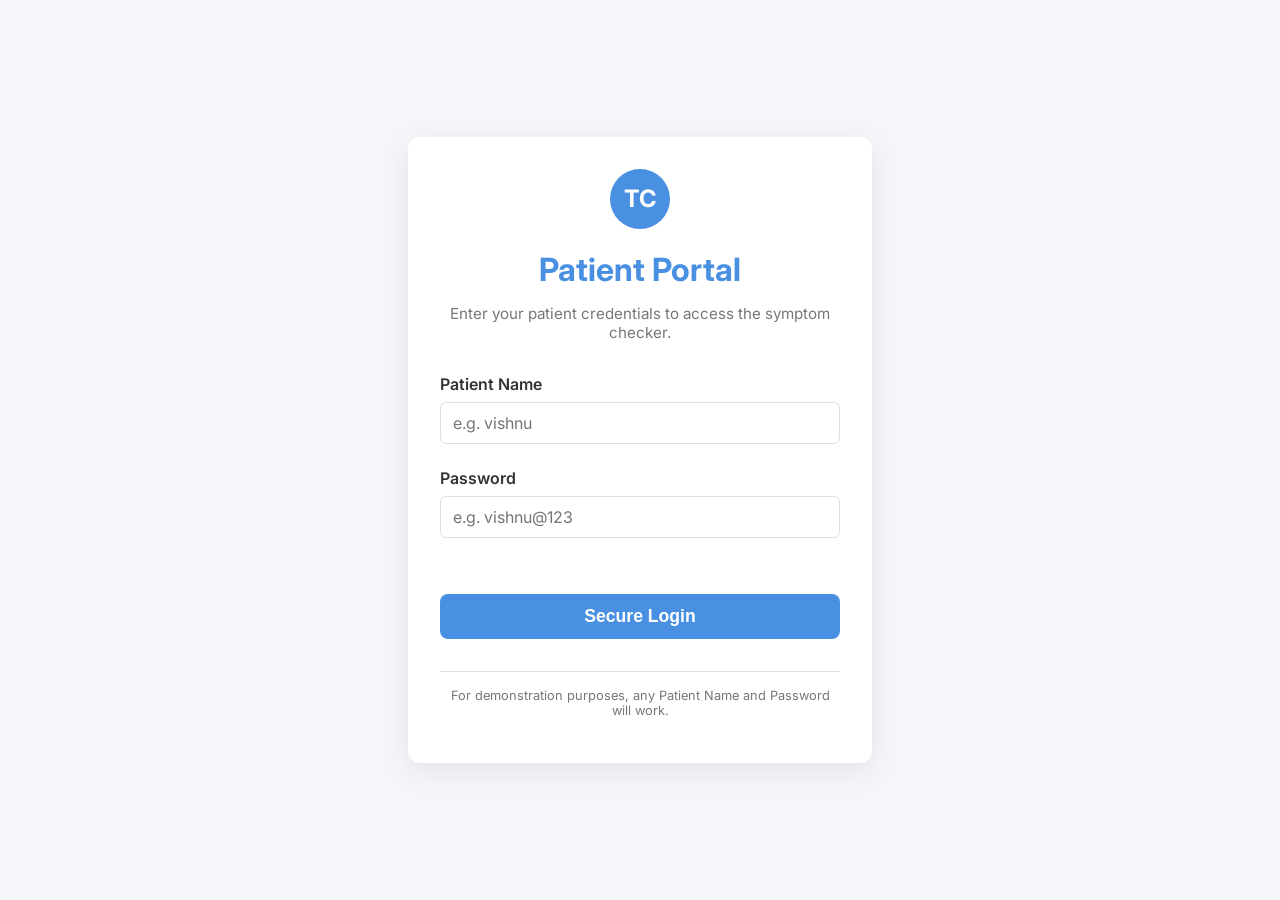
<file: symptom_checker/index.html>
<!DOCTYPE html>
<html lang="en">

<head>
    <meta charset="UTF-8">
    <meta name="viewport" content="width=device-width, initial-scale=1.0">
    <title>Thyroid Symptom Checker</title>
    <link href="https://fonts.googleapis.com/css2?family=Inter:wght@300;400;600;700&display=swap" rel="stylesheet">
    <link rel="stylesheet" href="styles.css">
</head>

<body>
    <div class="container">
        <header>
            <div style="display: flex; justify-content: space-between; align-items: center;">
                <h1>Thyroid Symptom Checker</h1>
                <div id="patient-info"
                    style="text-align: right; font-weight: 600; font-size: 0.9rem; color: var(--primary-color);">
                    <span id="patient-name-display"></span><br>
                    <a href="#" id="logout-link"
                        style="font-size: 0.8rem; color: var(--text-muted); text-decoration: none;">Logout</a>
                </div>
            </div>
            <p style="text-align: left; margin-top: 1rem;">Select the symptoms you are experiencing to determine the
                potential severity and type of thyroid condition.</p>
        </header>

        <main>
            <div class="symptom-section">
                <h2>Select Symptoms</h2>
                <div class="checkbox-group">
                    <label class="custom-checkbox">
                        <input type="checkbox" id="fatigue" value="general-2">
                        <span class="checkmark"></span> Fatigue
                    </label>
                    <label class="custom-checkbox">
                        <input type="checkbox" id="hair-loss" value="general-1">
                        <span class="checkmark"></span> Hair Loss
                    </label>
                    <label class="custom-checkbox">
                        <input type="checkbox" id="mood-changes" value="general-1">
                        <span class="checkmark"></span> Mood Changes
                    </label>
                    <label class="custom-checkbox">
                        <input type="checkbox" id="skin-changes" value="general-1">
                        <span class="checkmark"></span> Dry/Oily Skin
                    </label>
                    <label class="custom-checkbox">
                        <input type="checkbox" id="weight-change" value="general-2">
                        <span class="checkmark"></span> Weight Change
                    </label>
                    <label class="custom-checkbox">
                        <input type="checkbox" id="temp-intolerance" value="general-2">
                        <span class="checkmark"></span> Heat/Cold Intolerance
                    </label>
                    <label class="custom-checkbox">
                        <input type="checkbox" id="heart-rate" value="general-3">
                        <span class="checkmark"></span> Fast/Slow Heart Rate
                    </label>
                </div>
                <div class="checkbox-group" style="margin-top: 10px;">
                    <label class="custom-checkbox">
                        <input type="checkbox" id="neck-swelling" value="general-3">
                        <span class="checkmark"></span> Swelling in Neck / Goiter
                    </label>
                    <label class="custom-checkbox">
                        <input type="checkbox" id="muscle-weakness" value="general-2">
                        <span class="checkmark"></span> Muscle Weakness / Joint Pain
                    </label>
                    <label class="custom-checkbox">
                        <input type="checkbox" id="bowel-changes" value="general-1">
                        <span class="checkmark"></span> Change in Bowel Habits
                    </label>
                    <label class="custom-checkbox">
                        <input type="checkbox" id="brain-fog" value="general-1">
                        <span class="checkmark"></span> Memory Problems / Brain Fog
                    </label>
                </div>
                <button id="next-btn" class="secondary-btn" style="margin-top: 1.5rem; width: 100%;" disabled>Select
                    Symptoms</button>
            </div>

            <div id="additional-info-section" class="symptom-section hidden">
                <h2>Additional Information</h2>

                <div class="form-group">
                    <label for="duration">Duration of Symptoms</label>
                    <select id="duration" class="custom-select" required>
                        <option value="" disabled selected>Select duration...</option>
                        <option value="1">Less than 1 week</option>
                        <option value="2">1-2 weeks</option>
                        <option value="3">1-4 weeks</option>
                        <option value="4">1 month or more</option>
                    </select>
                </div>

                <div class="form-group">
                    <label for="overall-severity">Severity</label>
                    <select id="overall-severity" class="custom-select" required>
                        <option value="" disabled selected>Select severity...</option>
                        <option value="1">Mild</option>
                        <option value="2">Moderate</option>
                        <option value="3">Severe</option>
                    </select>
                </div>

                <div class="form-group">
                    <label for="food-cravings">Foods you want to eat (Optional)</label>
                    <input type="text" id="food-cravings" placeholder="e.g. Salty foods, sweets, carbs...">
                    <small style="color: var(--text-muted); font-size: 0.8rem;">Changes in appetite or specific cravings
                        can sometimes relate to thyroid conditions.</small>
                </div>
            </div>

            <button id="check-btn" class="primary-btn hidden">Analyze Symptoms</button>

            <div id="result-container" class="result-container hidden">
                <h3>Analysis Result</h3>
                <div id="severity-badge" class="severity-badge"></div>
                <p id="condition-text" class="condition-text"></p>
                <div id="warning-text" class="warning-text"></div>

                <div id="recommendations-container" class="recommendations-container hidden"
                    style="text-align: left; margin-top: 1.5rem; border-top: 1px solid var(--border-color); padding-top: 1.5rem;">
                    <h4>Recommendations</h4>

                    <div class="rec-section">
                        <h5>Diet Plan</h5>
                        <p id="diet-text"></p>
                    </div>

                    <div class="rec-section">
                        <h5>Precautions</h5>
                        <p id="precautions-text"></p>
                    </div>

                    <div class="rec-section">
                        <h5>Exercise</h5>
                        <p id="exercise-text"></p>
                    </div>

                    <div id="cravings-feedback-section" class="rec-section hidden"
                        style="border-left: 4px solid var(--primary-color);">
                        <h5>Craving Analysis</h5>
                        <p id="cravings-text"></p>
                    </div>
                </div>

                <div id="ultrasound-section" class="recommendations-container"
                    style="text-align: left; margin-top: 1.5rem; border-top: 1px solid var(--border-color); padding-top: 1.5rem;">
                    <h4>Ultrasound Nodule Detection</h4>
                    <p style="font-size: 0.9rem; color: var(--text-color); margin-bottom: 1rem;">Upload an ultrasound
                        image for a simulated AI analysis of thyroid nodules.</p>

                    <div class="file-upload-wrapper" style="margin-bottom: 1rem;">
                        <input type="file" id="ultrasound-upload" accept="image/*" class="file-input"
                            style="display: none;">
                        <label for="ultrasound-upload" class="secondary-btn"
                            style="display: inline-block; text-align: center; padding: 10px 20px; border-radius: 8px; cursor: pointer; background-color: #7f8c8d; color: white;">
                            <span id="file-name">Choose an image...</span>
                        </label>
                    </div>

                    <div id="image-preview-container" class="hidden" style="margin-top: 1rem; text-align: center;">
                        <img id="image-preview" src="" alt="Ultrasound Preview"
                            style="max-width: 100%; max-height: 250px; border-radius: 8px; border: 1px solid var(--border-color); margin-bottom: 1rem;">
                        <br>
                        <button id="detect-btn" class="primary-btn"
                            style="width: auto; padding: 10px 20px; margin-top: 0;">Detect Nodules</button>
                    </div>

                    <div id="detection-result-container" class="hidden"
                        style="margin-top: 1rem; padding: 1rem; border-radius: 8px; background-color: #f8f9fa; border: 1px solid var(--border-color); /* Updated detection styling */">
                        <h5 style="margin-top: 0; color: var(--primary-color);">Detection Results</h5>
                        <p id="detection-text" style="font-weight: 600; margin: 0;"></p>
                        <p id="detection-details"
                            style="font-size: 0.85rem; color: var(--text-color); margin-top: 0.5rem;"></p>
                    </div>
                </div>

                <p class="disclaimer">*This is a simulated tool and not a substitute for professional medical advice.
                </p>
            </div>
        </main>
    </div>

    <script src="script.js"></script>
</body>

</html>
</file>
<file: symptom_checker/styles.css>
:root {
    --primary-color: #4A90E2;
    --background-bg: #f4f6f9;
    --card-bg: #ffffff;
    --text-color: #333333;
    --text-muted: #777777;
    --border-color: #e0e0e0;
    --hypo-color: #v68df;
    --hyper-color: #F5A623;
    --radius: 12px;
    --shadow: 0 8px 30px rgba(0, 0, 0, 0.08);
    --transition: 0.3s ease;
}

body {
    font-family: 'Inter', sans-serif;
    background-color: var(--background-bg);
    color: var(--text-color);
    display: flex;
    justify-content: center;
    align-items: center;
    min-height: 100vh;
    margin: 0;
}

.container {
    background: var(--card-bg);
    width: 90%;
    max-width: 600px;
    padding: 2rem;
    border-radius: var(--radius);
    box-shadow: var(--shadow);
    text-align: center;
}

header h1 {
    font-size: 2rem;
    font-weight: 700;
    color: var(--primary-color);
    margin-bottom: 0.5rem;
}

header p {
    color: var(--text-muted);
    font-size: 0.95rem;
    margin-bottom: 2rem;
}

.symptom-section h2 {
    font-size: 1.2rem;
    margin-bottom: 1rem;
    color: var(--text-color);
    text-align: left;
    border-bottom: 2px solid var(--border-color);
    padding-bottom: 0.5rem;
}

.checkbox-group {
    display: flex;
    flex-direction: column;
    gap: 0.75rem;
    text-align: left;
}

.custom-checkbox {
    display: flex;
    align-items: center;
    position: relative;
    padding-left: 35px;
    cursor: pointer;
    font-size: 1rem;
    user-select: none;
    transition: var(--transition);
}

.custom-checkbox input {
    position: absolute;
    opacity: 0;
    cursor: pointer;
    height: 0;
    width: 0;
}

.checkmark {
    position: absolute;
    top: 0;
    left: 0;
    height: 22px;
    width: 22px;
    background-color: #eee;
    border-radius: 6px;
    transition: var(--transition);
}

.custom-checkbox:hover input~.checkmark {
    background-color: #ccc;
}

.custom-checkbox input:checked~.checkmark {
    background-color: var(--primary-color);
}

.checkmark:after {
    content: "";
    position: absolute;
    display: none;
}

.custom-checkbox input:checked~.checkmark:after {
    display: block;
}

.custom-checkbox .checkmark:after {
    left: 8px;
    top: 4px;
    width: 5px;
    height: 10px;
    border: solid white;
    border-width: 0 2px 2px 0;
    transform: rotate(45deg);
}

.form-group {
    margin-bottom: 1.5rem;
    text-align: left;
}

.form-group label {
    display: block;
    margin-bottom: 0.5rem;
    color: var(--text-color);
    font-weight: 600;
}

.form-group input,
.custom-select {
    width: 100%;
    padding: 10px 12px;
    border: 1px solid var(--border-color);
    border-radius: 6px;
    font-family: 'Inter', sans-serif;
    font-size: 1rem;
    box-sizing: border-box;
    transition: var(--transition);
    background-color: white;
}

.form-group input:focus,
.custom-select:focus {
    outline: none;
    border-color: var(--primary-color);
    box-shadow: 0 0 0 3px rgba(74, 144, 226, 0.2);
}

.primary-btn,
.secondary-btn {
    color: white;
    font-size: 1.1rem;
    font-weight: 600;
    border: none;
    padding: 12px 0;
    border-radius: 8px;
    cursor: pointer;
    transition: var(--transition);
}

.primary-btn {
    background-color: var(--primary-color);
    width: 100%;
    margin-top: 2rem;
}

.secondary-btn {
    background-color: #7f8c8d;
}

.secondary-btn:disabled {
    background-color: #bdc3c7;
    cursor: not-allowed;
    box-shadow: none;
}

.primary-btn:hover {
    background-color: #357ABD;
    transform: translateY(-2px);
    box-shadow: 0 4px 15px rgba(74, 144, 226, 0.4);
}

.secondary-btn:hover:not(:disabled) {
    background-color: #636e72;
    transform: translateY(-2px);
    box-shadow: 0 4px 15px rgba(127, 140, 141, 0.4);
}

.hidden {
    display: none !important;
}

.result-container {
    margin-top: 2rem;
    padding: 1.5rem;
    border-radius: 8px;
    background-color: #f9f9f9;
    border: 1px solid var(--border-color);
    opacity: 0;
    transform: translateY(20px);
    transition: var(--transition);
}

.result-container.hidden {
    display: none;
}

.result-container.visible {
    display: block;
    opacity: 1;
    transform: translateY(0);
}

.severity-badge {
    display: inline-block;
    padding: 0.5rem 1rem;
    border-radius: 20px;
    font-weight: 700;
    font-size: 1.1rem;
    color: white;
    margin-bottom: 1rem;
}

.severity-badge.mild {
    background-color: #2ECC71;
}

.severity-badge.moderate {
    background-color: #F1C40F;
    color: #333;
}

.severity-badge.severe {
    background-color: #E74C3C;
}

.condition-text {
    font-size: 1.2rem;
    font-weight: 600;
    margin-bottom: 0.5rem;
}

.warning-text {
    font-size: 0.95rem;
    color: #E74C3C;
    margin-bottom: 1rem;
}

.recommendations-container h4 {
    color: var(--primary-color);
    margin-bottom: 1rem;
    font-size: 1.2rem;
}

.rec-section {
    margin-bottom: 1rem;
    background-color: #ffffff;
    padding: 1rem;
    border-radius: 8px;
    border: 1px solid var(--border-color);
}

.rec-section h5 {
    color: var(--text-color);
    margin-top: 0;
    margin-bottom: 0.5rem;
    font-size: 1rem;
}

.rec-section p,
.rec-section ul {
    margin: 0;
    font-size: 0.9rem;
    color: var(--text-color);
    line-height: 1.5;
}

.rec-section ul {
    padding-left: 1.2rem;
}

.rec-section li {
    margin-bottom: 0.25rem;
}

.disclaimer {
    font-size: 0.8rem;
    color: var(--text-muted);
    border-top: 1px solid var(--border-color);
    padding-top: 1rem;
    margin-top: 2rem;
}
</file>
